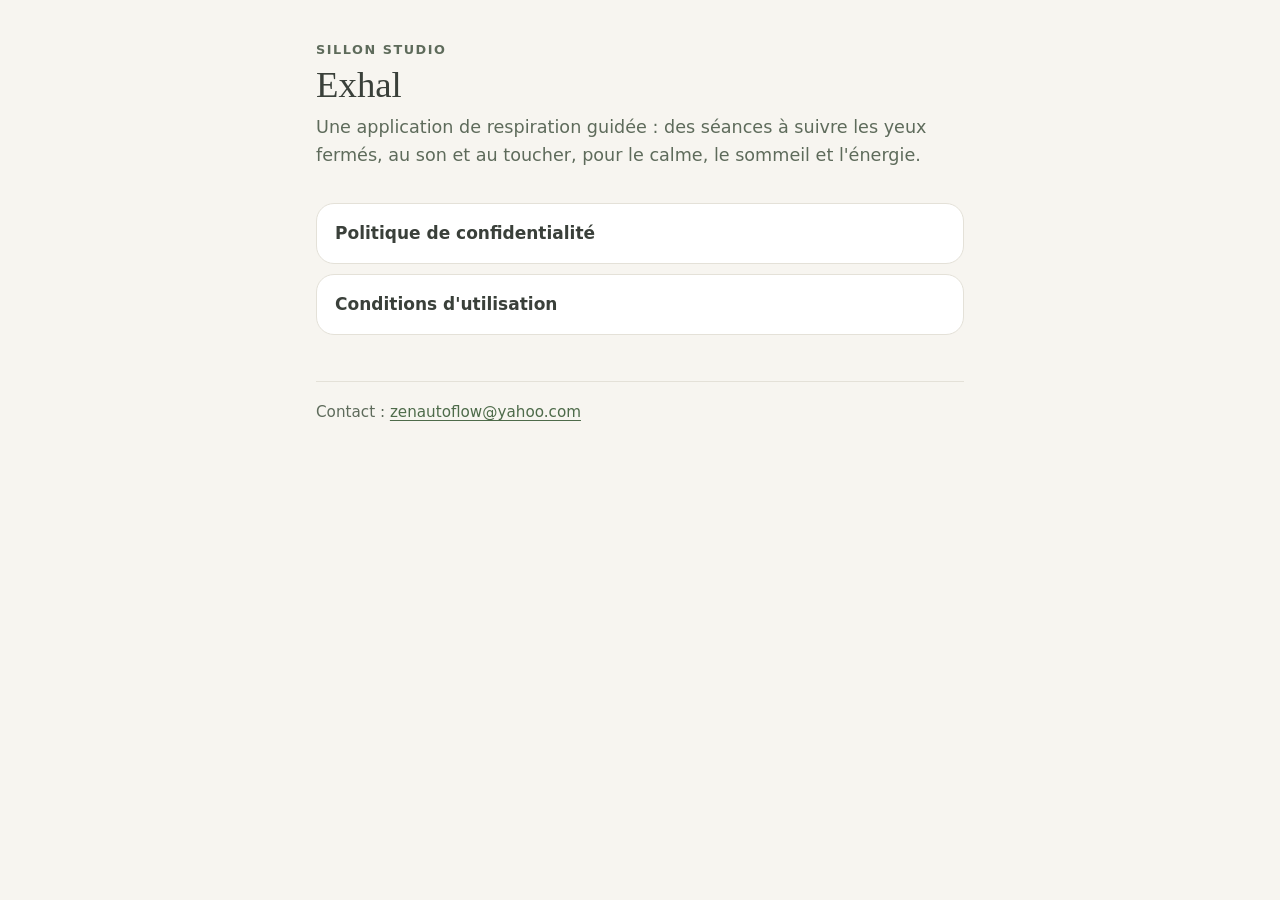
<file: index.html>
<!doctype html>
<html lang="fr">
<head>
<meta charset="utf-8">
<meta name="viewport" content="width=device-width, initial-scale=1">
<title>Exhal · Informations légales</title>
<meta name="description" content="Exhal, application de respiration guidée éditée par Sillon Studio.">
<link rel="stylesheet" href="style.css">
</head>
<body>
<main>
  <p class="eyebrow">Sillon Studio</p>
  <h1>Exhal</h1>
  <p class="lead">Une application de respiration guidée : des séances à suivre les yeux fermés, au son et au toucher, pour le calme, le sommeil et l'énergie.</p>
  <ul class="links">
    <li><a href="confidentialite.html">Politique de confidentialité</a></li>
    <li><a href="conditions.html">Conditions d'utilisation</a></li>
  </ul>
  <p class="foot">Contact : <a href="mailto:zenautoflow@yahoo.com">zenautoflow@yahoo.com</a></p>
</main>
</body>
</html>
</file>
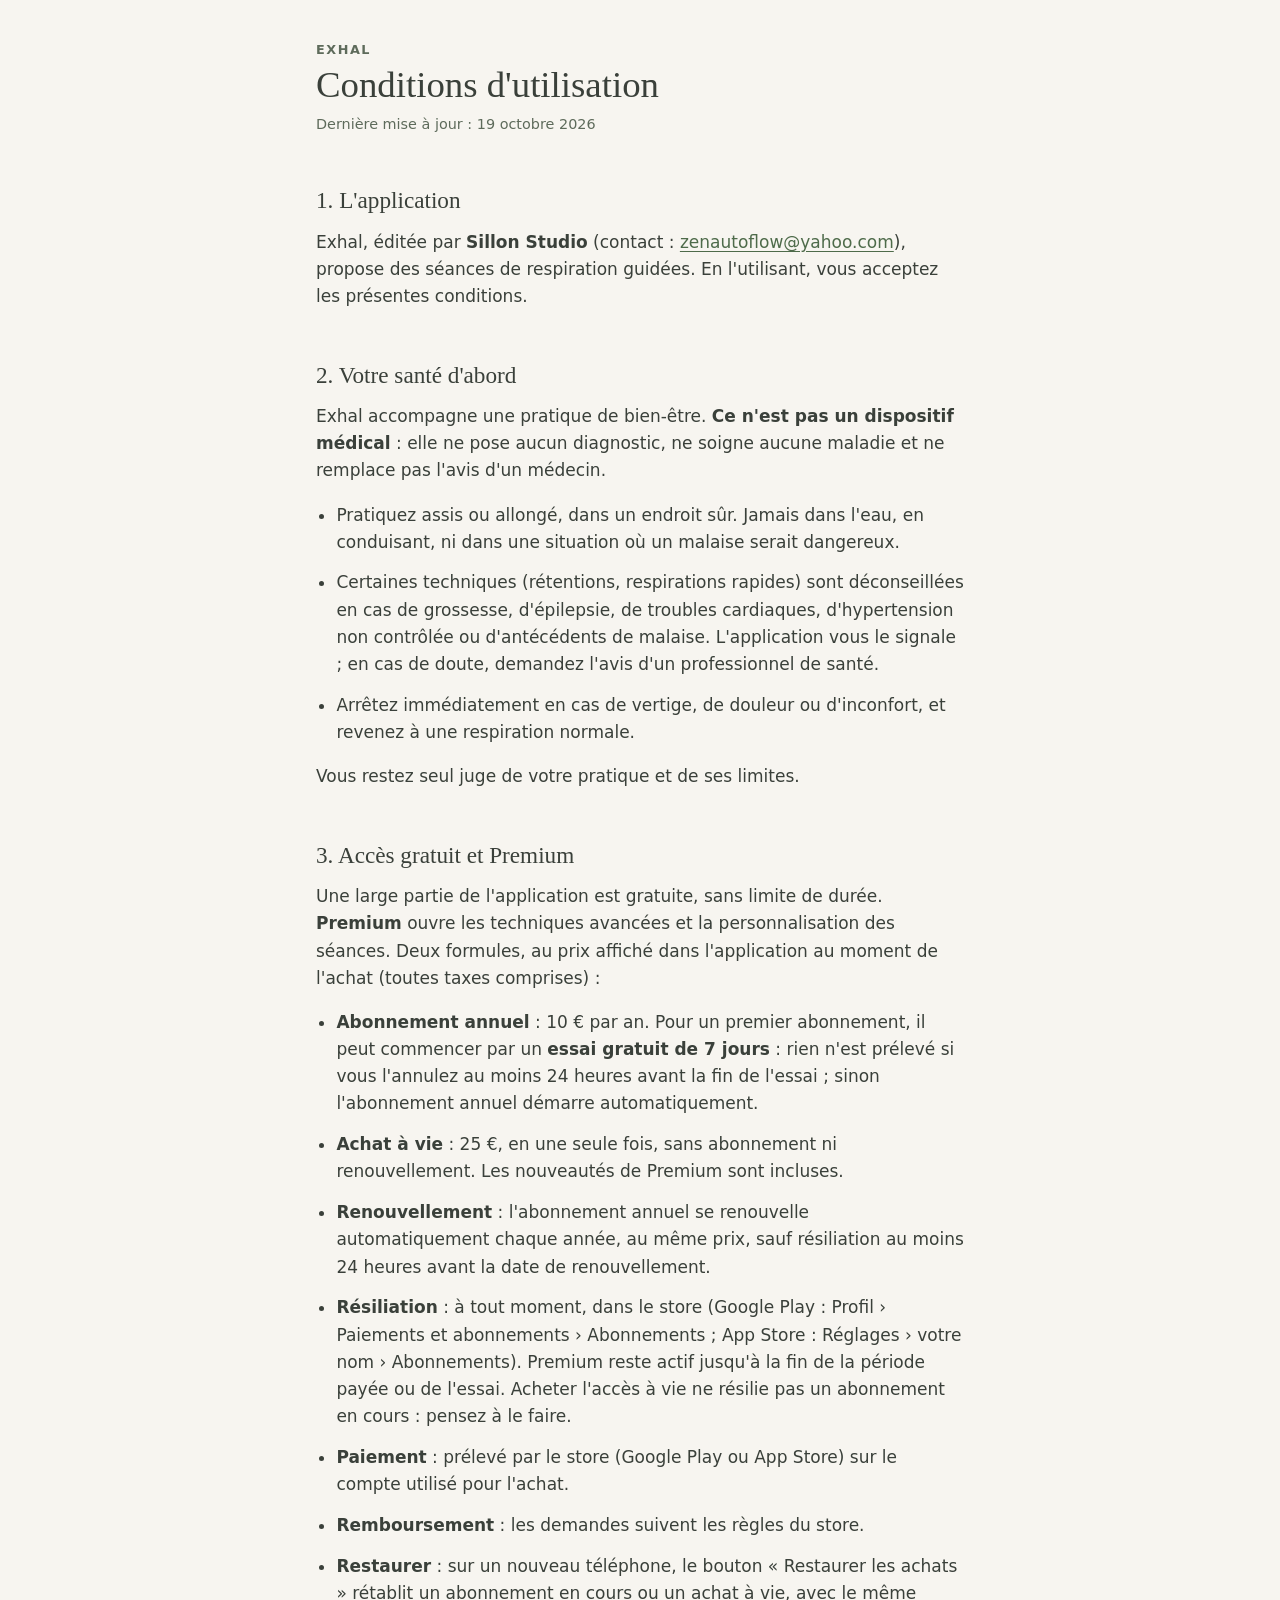
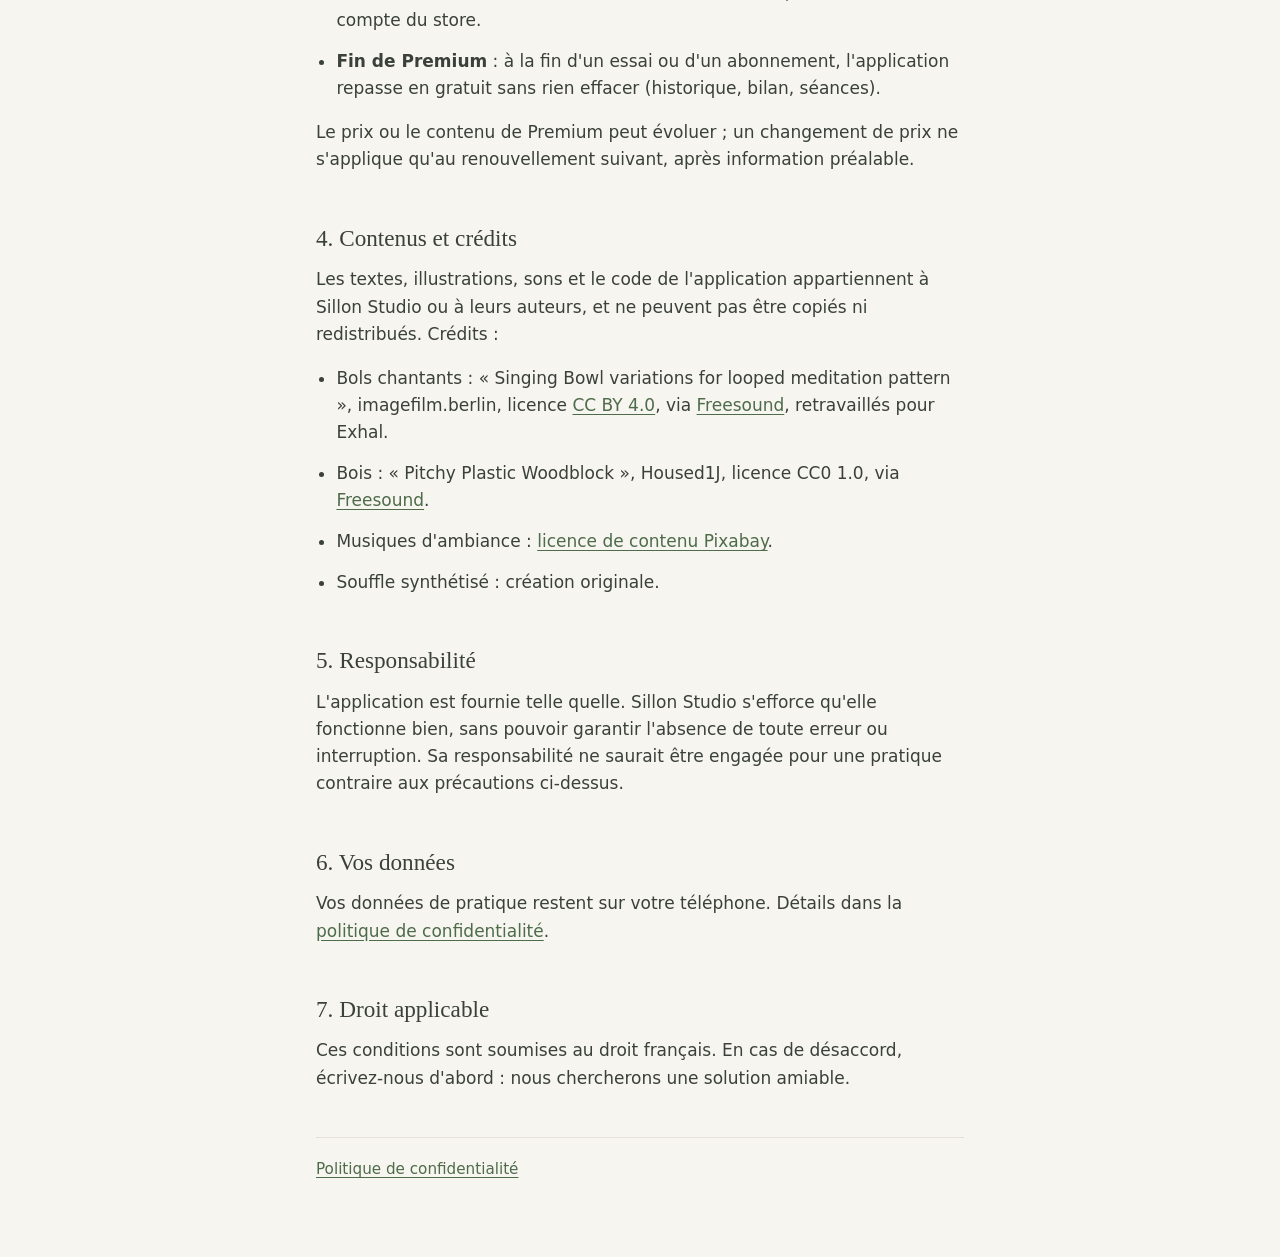
<file: conditions.html>
<!doctype html>
<html lang="fr">
<head>
<meta charset="utf-8">
<meta name="viewport" content="width=device-width, initial-scale=1">
<title>Exhal · Conditions d'utilisation</title>
<meta name="description" content="Conditions d'utilisation de l'application Exhal, éditée par Sillon Studio.">
<link rel="stylesheet" href="style.css">
</head>
<body>
<main>
  <p class="eyebrow"><a href="./">Exhal</a></p>
  <h1>Conditions d'utilisation</h1>
  <p class="meta">Dernière mise à jour : 19 octobre 2026</p>

  <h2>1. L'application</h2>
  <p>Exhal, éditée par <strong>Sillon Studio</strong> (contact : <a href="mailto:zenautoflow@yahoo.com">zenautoflow@yahoo.com</a>), propose des séances de respiration guidées. En l'utilisant, vous acceptez les présentes conditions.</p>

  <h2>2. Votre santé d'abord</h2>
  <p>Exhal accompagne une pratique de bien-être. <strong>Ce n'est pas un dispositif médical</strong> : elle ne pose aucun diagnostic, ne soigne aucune maladie et ne remplace pas l'avis d'un médecin.</p>
  <ul>
    <li>Pratiquez assis ou allongé, dans un endroit sûr. Jamais dans l'eau, en conduisant, ni dans une situation où un malaise serait dangereux.</li>
    <li>Certaines techniques (rétentions, respirations rapides) sont déconseillées en cas de grossesse, d'épilepsie, de troubles cardiaques, d'hypertension non contrôlée ou d'antécédents de malaise. L'application vous le signale ; en cas de doute, demandez l'avis d'un professionnel de santé.</li>
    <li>Arrêtez immédiatement en cas de vertige, de douleur ou d'inconfort, et revenez à une respiration normale.</li>
  </ul>
  <p>Vous restez seul juge de votre pratique et de ses limites.</p>

  <h2>3. Accès gratuit et Premium</h2>
  <p>Une large partie de l'application est gratuite, sans limite de durée. <strong>Premium</strong> ouvre les techniques avancées et la personnalisation des séances. Deux formules, au prix affiché dans l'application au moment de l'achat (toutes taxes comprises) :</p>
  <ul>
    <li><strong>Abonnement annuel</strong> : 10 € par an. Pour un premier abonnement, il peut commencer par un <strong>essai gratuit de 7 jours</strong> : rien n'est prélevé si vous l'annulez au moins 24 heures avant la fin de l'essai ; sinon l'abonnement annuel démarre automatiquement.</li>
    <li><strong>Achat à vie</strong> : 25 €, en une seule fois, sans abonnement ni renouvellement. Les nouveautés de Premium sont incluses.</li>
    <li><strong>Renouvellement</strong> : l'abonnement annuel se renouvelle automatiquement chaque année, au même prix, sauf résiliation au moins 24 heures avant la date de renouvellement.</li>
    <li><strong>Résiliation</strong> : à tout moment, dans le store (Google Play : Profil › Paiements et abonnements › Abonnements ; App Store : Réglages › votre nom › Abonnements). Premium reste actif jusqu'à la fin de la période payée ou de l'essai. Acheter l'accès à vie ne résilie pas un abonnement en cours : pensez à le faire.</li>
    <li><strong>Paiement</strong> : prélevé par le store (Google Play ou App Store) sur le compte utilisé pour l'achat.</li>
    <li><strong>Remboursement</strong> : les demandes suivent les règles du store.</li>
    <li><strong>Restaurer</strong> : sur un nouveau téléphone, le bouton « Restaurer les achats » rétablit un abonnement en cours ou un achat à vie, avec le même compte du store.</li>
    <li><strong>Fin de Premium</strong> : à la fin d'un essai ou d'un abonnement, l'application repasse en gratuit sans rien effacer (historique, bilan, séances).</li>
  </ul>
  <p>Le prix ou le contenu de Premium peut évoluer ; un changement de prix ne s'applique qu'au renouvellement suivant, après information préalable.</p>

  <h2>4. Contenus et crédits</h2>
  <p>Les textes, illustrations, sons et le code de l'application appartiennent à Sillon Studio ou à leurs auteurs, et ne peuvent pas être copiés ni redistribués. Crédits :</p>
  <ul>
    <li>Bols chantants : « Singing Bowl variations for looped meditation pattern », imagefilm.berlin, licence <a href="https://creativecommons.org/licenses/by/4.0/">CC BY 4.0</a>, via <a href="https://freesound.org/s/763504/">Freesound</a>, retravaillés pour Exhal.</li>
    <li>Bois : « Pitchy Plastic Woodblock », Housed1J, licence CC0 1.0, via <a href="https://freesound.org/s/175415/">Freesound</a>.</li>
    <li>Musiques d'ambiance : <a href="https://pixabay.com/service/license-summary/">licence de contenu Pixabay</a>.</li>
    <li>Souffle synthétisé : création originale.</li>
  </ul>

  <h2>5. Responsabilité</h2>
  <p>L'application est fournie telle quelle. Sillon Studio s'efforce qu'elle fonctionne bien, sans pouvoir garantir l'absence de toute erreur ou interruption. Sa responsabilité ne saurait être engagée pour une pratique contraire aux précautions ci-dessus.</p>

  <h2>6. Vos données</h2>
  <p>Vos données de pratique restent sur votre téléphone. Détails dans la <a href="confidentialite.html">politique de confidentialité</a>.</p>

  <h2>7. Droit applicable</h2>
  <p>Ces conditions sont soumises au droit français. En cas de désaccord, écrivez-nous d'abord : nous chercherons une solution amiable.</p>

  <p class="foot"><a href="confidentialite.html">Politique de confidentialité</a></p>
</main>
</body>
</html>
</file>
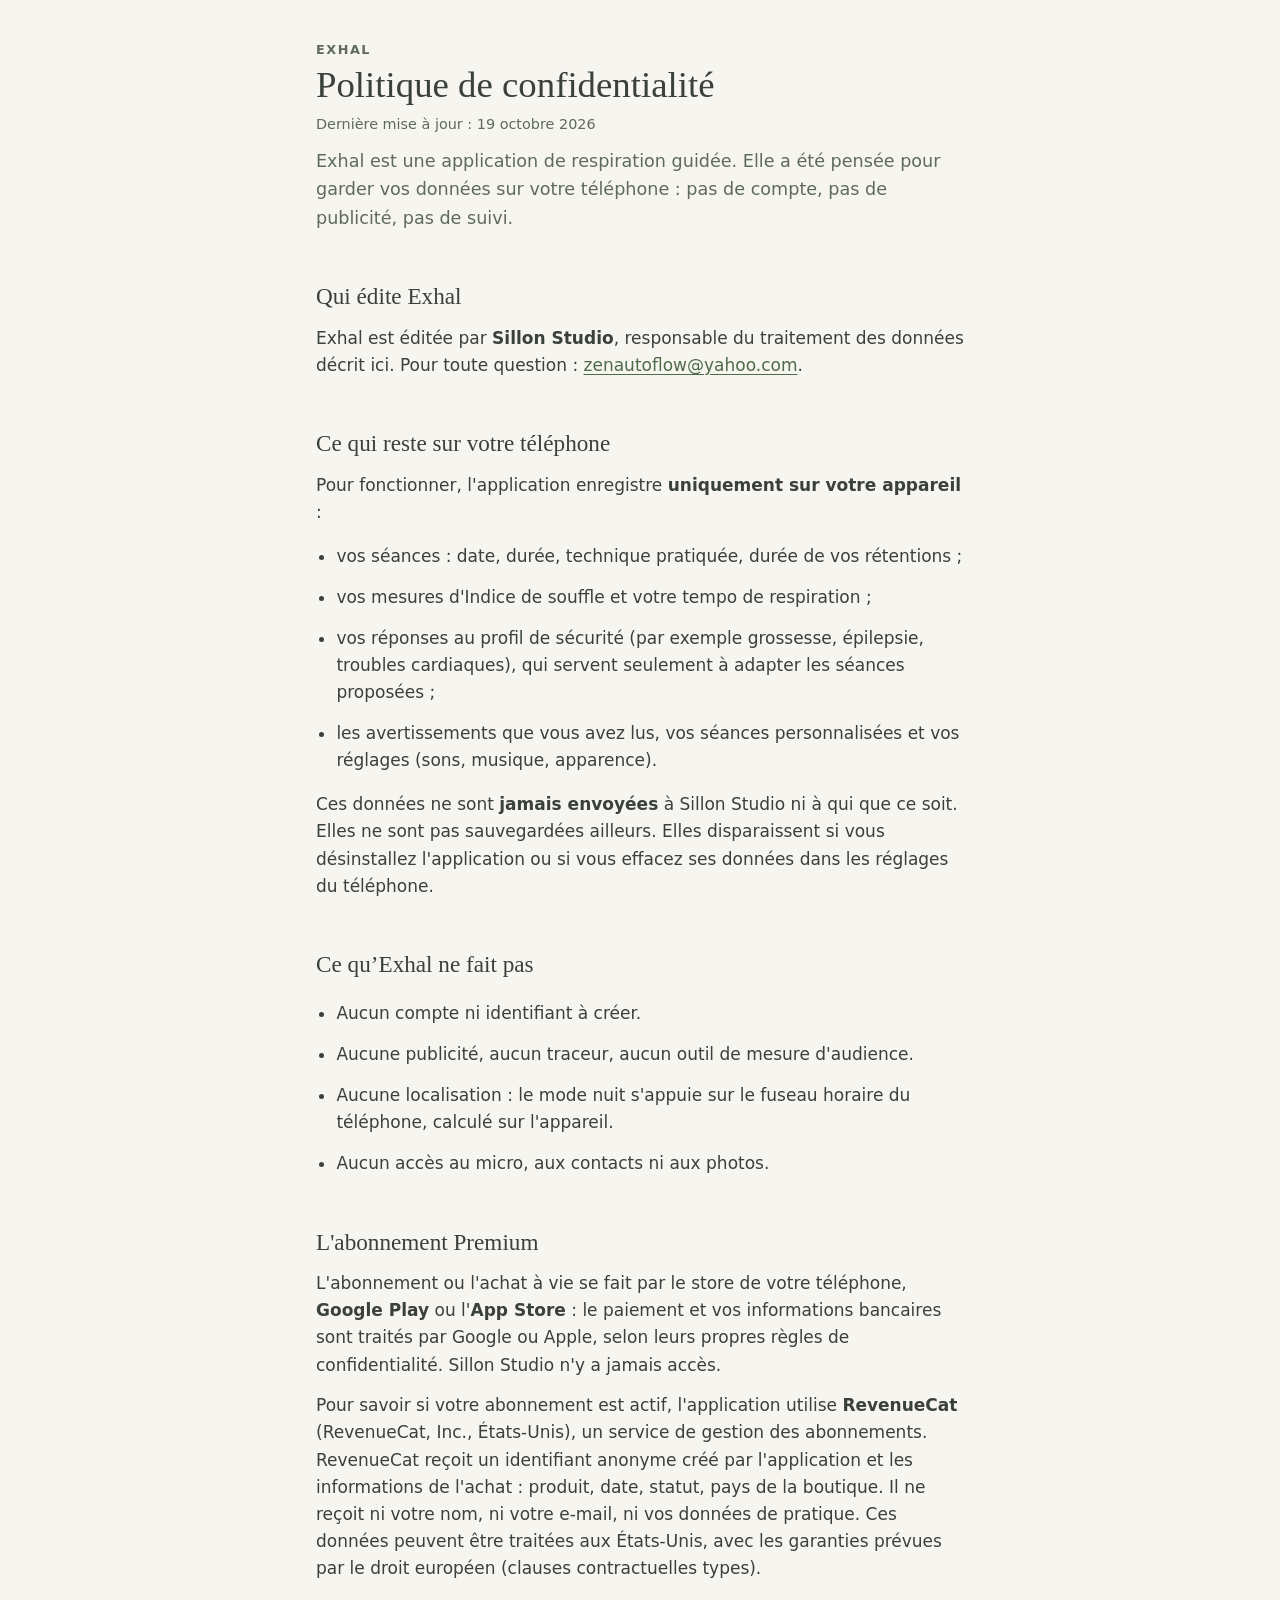
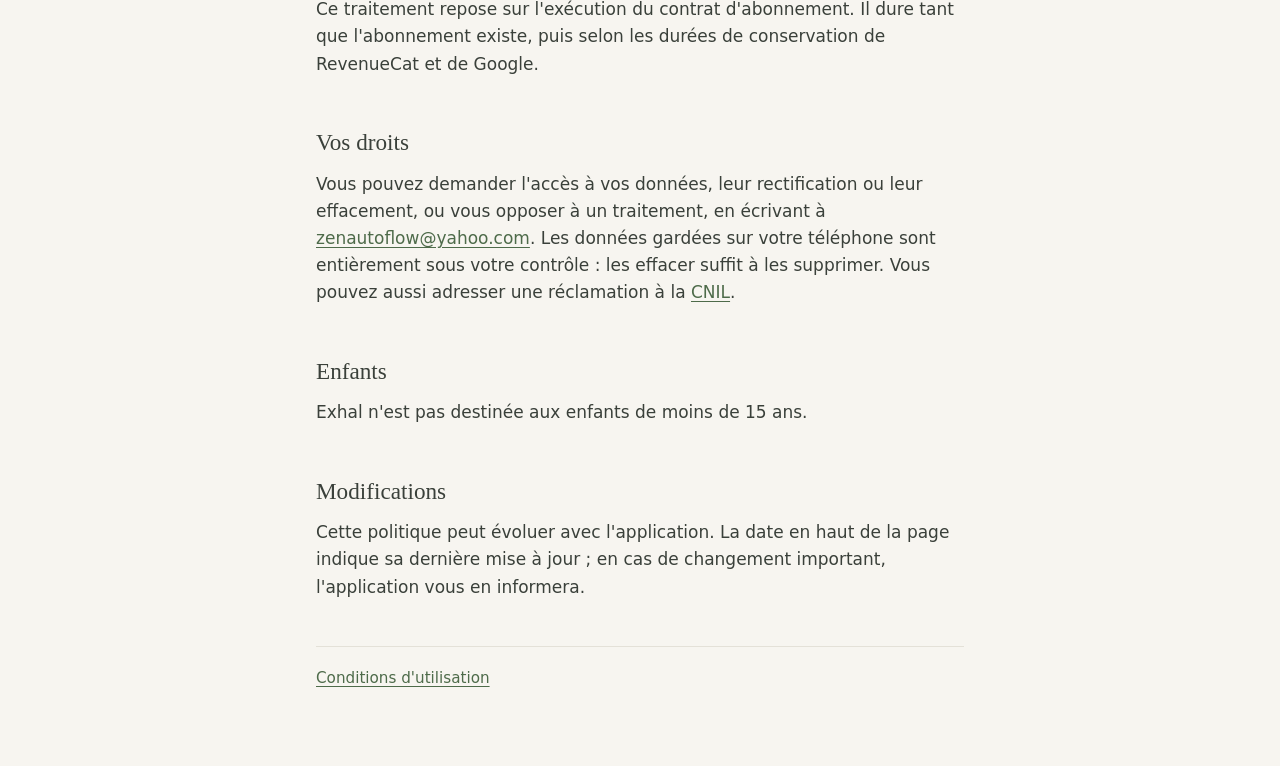
<file: confidentialite.html>
<!doctype html>
<html lang="fr">
<head>
<meta charset="utf-8">
<meta name="viewport" content="width=device-width, initial-scale=1">
<title>Exhal · Politique de confidentialité</title>
<meta name="description" content="Politique de confidentialité de l'application Exhal, éditée par Sillon Studio.">
<link rel="stylesheet" href="style.css">
</head>
<body>
<main>
  <p class="eyebrow"><a href="./">Exhal</a></p>
  <h1>Politique de confidentialité</h1>
  <p class="meta">Dernière mise à jour : 19 octobre 2026</p>

  <p class="lead">Exhal est une application de respiration guidée. Elle a été pensée pour garder vos données sur votre téléphone : pas de compte, pas de publicité, pas de suivi.</p>

  <h2>Qui édite Exhal</h2>
  <p>Exhal est éditée par <strong>Sillon Studio</strong>, responsable du traitement des données décrit ici. Pour toute question : <a href="mailto:zenautoflow@yahoo.com">zenautoflow@yahoo.com</a>.</p>

  <h2>Ce qui reste sur votre téléphone</h2>
  <p>Pour fonctionner, l'application enregistre <strong>uniquement sur votre appareil</strong> :</p>
  <ul>
    <li>vos séances : date, durée, technique pratiquée, durée de vos rétentions ;</li>
    <li>vos mesures d'Indice de souffle et votre tempo de respiration ;</li>
    <li>vos réponses au profil de sécurité (par exemple grossesse, épilepsie, troubles cardiaques), qui servent seulement à adapter les séances proposées ;</li>
    <li>les avertissements que vous avez lus, vos séances personnalisées et vos réglages (sons, musique, apparence).</li>
  </ul>
  <p>Ces données ne sont <strong>jamais envoyées</strong> à Sillon Studio ni à qui que ce soit. Elles ne sont pas sauvegardées ailleurs. Elles disparaissent si vous désinstallez l'application ou si vous effacez ses données dans les réglages du téléphone.</p>

  <h2>Ce qu’Exhal ne fait pas</h2>
  <ul>
    <li>Aucun compte ni identifiant à créer.</li>
    <li>Aucune publicité, aucun traceur, aucun outil de mesure d'audience.</li>
    <li>Aucune localisation : le mode nuit s'appuie sur le fuseau horaire du téléphone, calculé sur l'appareil.</li>
    <li>Aucun accès au micro, aux contacts ni aux photos.</li>
  </ul>

  <h2>L'abonnement Premium</h2>
  <p>L'abonnement ou l'achat à vie se fait par le store de votre téléphone, <strong>Google Play</strong> ou l'<strong>App Store</strong> : le paiement et vos informations bancaires sont traités par Google ou Apple, selon leurs propres règles de confidentialité. Sillon Studio n'y a jamais accès.</p>
  <p>Pour savoir si votre abonnement est actif, l'application utilise <strong>RevenueCat</strong> (RevenueCat, Inc., États-Unis), un service de gestion des abonnements. RevenueCat reçoit un identifiant anonyme créé par l'application et les informations de l'achat : produit, date, statut, pays de la boutique. Il ne reçoit ni votre nom, ni votre e-mail, ni vos données de pratique. Ces données peuvent être traitées aux États-Unis, avec les garanties prévues par le droit européen (clauses contractuelles types).</p>
  <p>Ce traitement repose sur l'exécution du contrat d'abonnement. Il dure tant que l'abonnement existe, puis selon les durées de conservation de RevenueCat et de Google.</p>

  <h2>Vos droits</h2>
  <p>Vous pouvez demander l'accès à vos données, leur rectification ou leur effacement, ou vous opposer à un traitement, en écrivant à <a href="mailto:zenautoflow@yahoo.com">zenautoflow@yahoo.com</a>. Les données gardées sur votre téléphone sont entièrement sous votre contrôle : les effacer suffit à les supprimer. Vous pouvez aussi adresser une réclamation à la <a href="https://www.cnil.fr">CNIL</a>.</p>

  <h2>Enfants</h2>
  <p>Exhal n'est pas destinée aux enfants de moins de 15 ans.</p>

  <h2>Modifications</h2>
  <p>Cette politique peut évoluer avec l'application. La date en haut de la page indique sa dernière mise à jour ; en cas de changement important, l'application vous en informera.</p>

  <p class="foot"><a href="conditions.html">Conditions d'utilisation</a></p>
</main>
</body>
</html>
</file>
<file: style.css>
/* Pages légales d’Exhal : couleurs de l'app (sable, ardoise, sauge), polices du téléphone (aucune ressource externe). */
:root {
  --bg: #F7F5F0;
  --card: #FFFFFF;
  --ink: #3A403A;
  --ink2: #5E6B5B;
  --line: #E4E1D8;
  --accent: #4E6B4A;
}
@media (prefers-color-scheme: dark) {
  :root {
    --bg: #1A1E1A;
    --card: #222722;
    --ink: #EDEAE2;
    --ink2: #A9B3A5;
    --line: #343A34;
    --accent: #C5D1BF;
  }
}
* { box-sizing: border-box; }
body {
  margin: 0;
  background: var(--bg);
  color: var(--ink);
  font: 17px/1.6 system-ui, -apple-system, "Segoe UI", sans-serif;
}
main { max-width: 680px; margin: 0 auto; padding: 40px 16px 64px; }
h1 { font-family: Georgia, "Times New Roman", serif; font-weight: 400; font-size: 2.3rem; line-height: 1.15; margin: 4px 0 6px; }
h2 { font-family: Georgia, "Times New Roman", serif; font-weight: 400; font-size: 1.45rem; margin: 2em 0 0.4em; }
p, li { margin: 0 0 0.8em; }
ul { padding-left: 1.2em; }
a { color: var(--accent); text-underline-offset: 3px; }
.eyebrow { font-size: 0.8rem; font-weight: 600; letter-spacing: 0.12em; text-transform: uppercase; color: var(--ink2); margin: 0; }
.eyebrow a { color: inherit; text-decoration: none; }
.meta { color: var(--ink2); font-size: 0.9rem; }
.lead { font-size: 1.1rem; color: var(--ink2); }
.links { list-style: none; padding: 0; margin: 2em 0; }
.links li { margin: 0 0 10px; }
.links a { display: block; padding: 16px 18px; background: var(--card); border: 1px solid var(--line); border-radius: 18px; text-decoration: none; color: var(--ink); font-weight: 600; min-height: 48px; }
.foot { margin-top: 3em; padding-top: 1.2em; border-top: 1px solid var(--line); color: var(--ink2); font-size: 0.95rem; }
</file>
